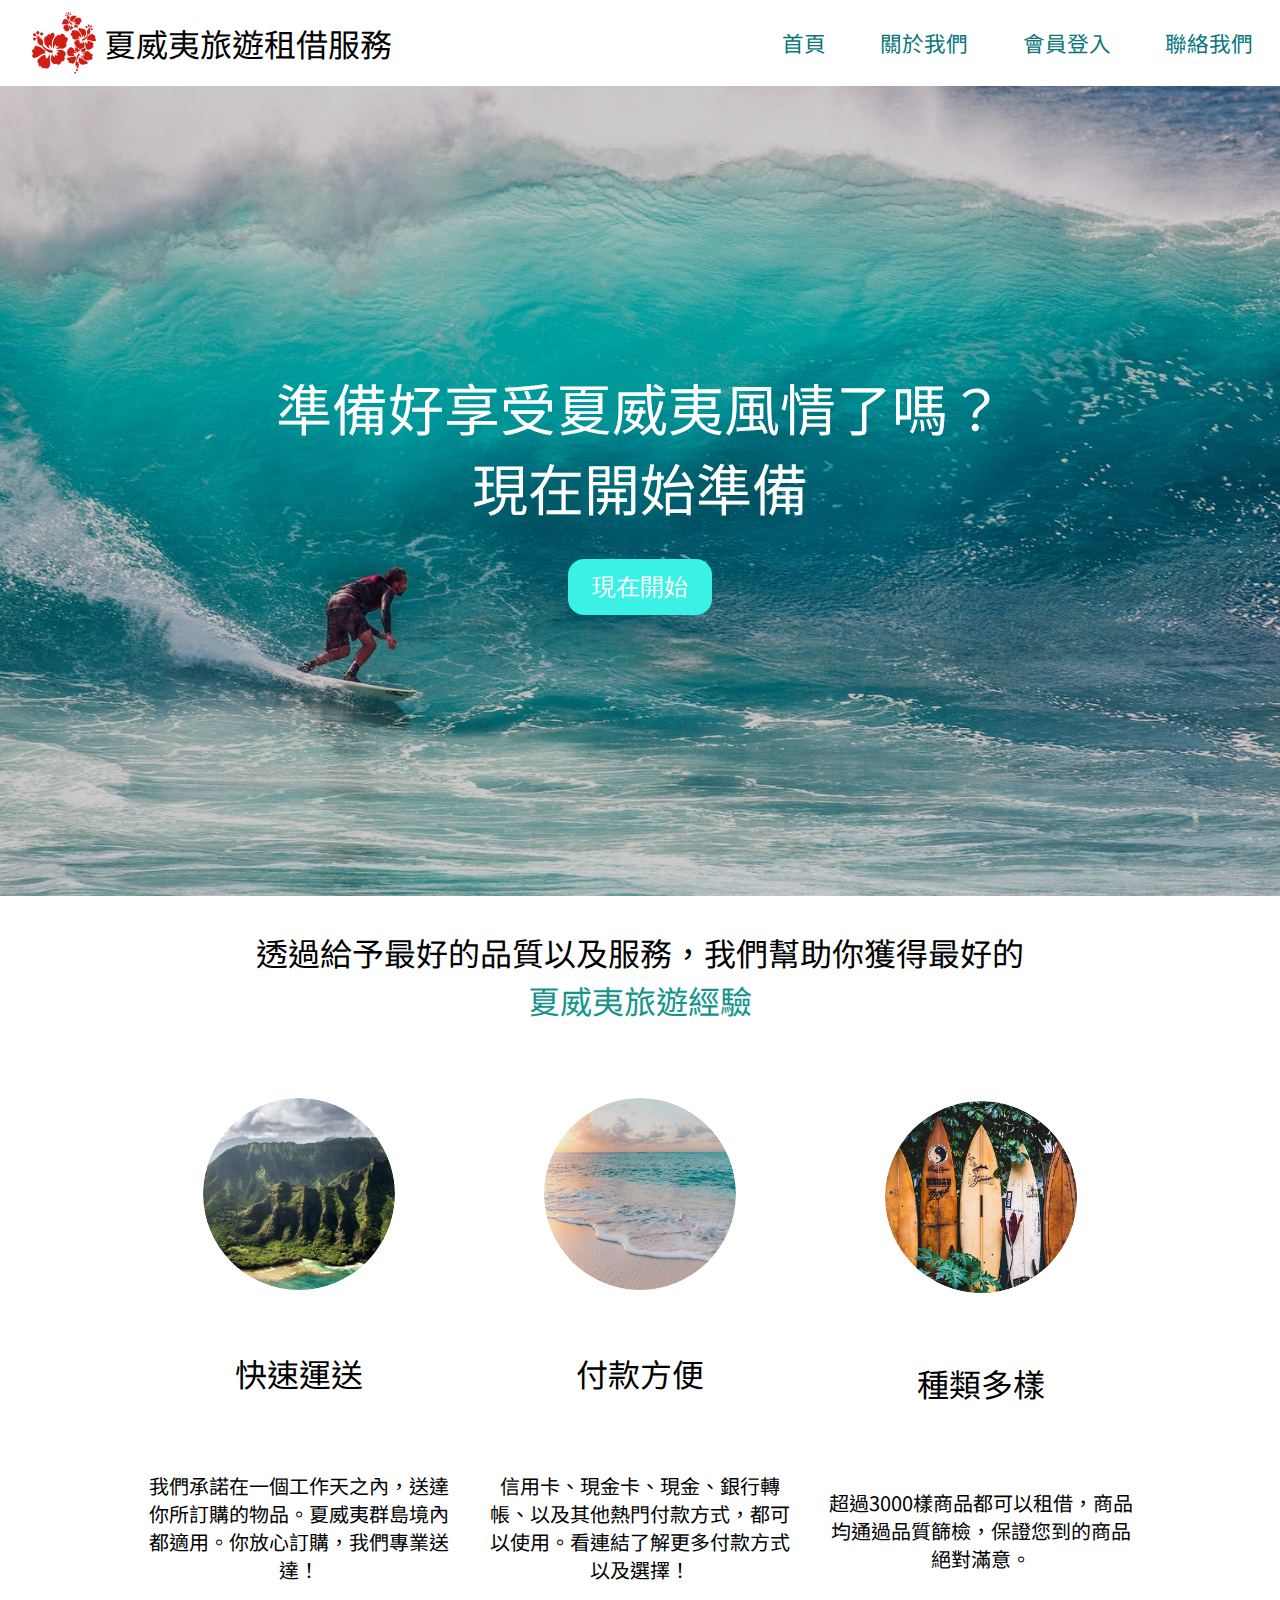
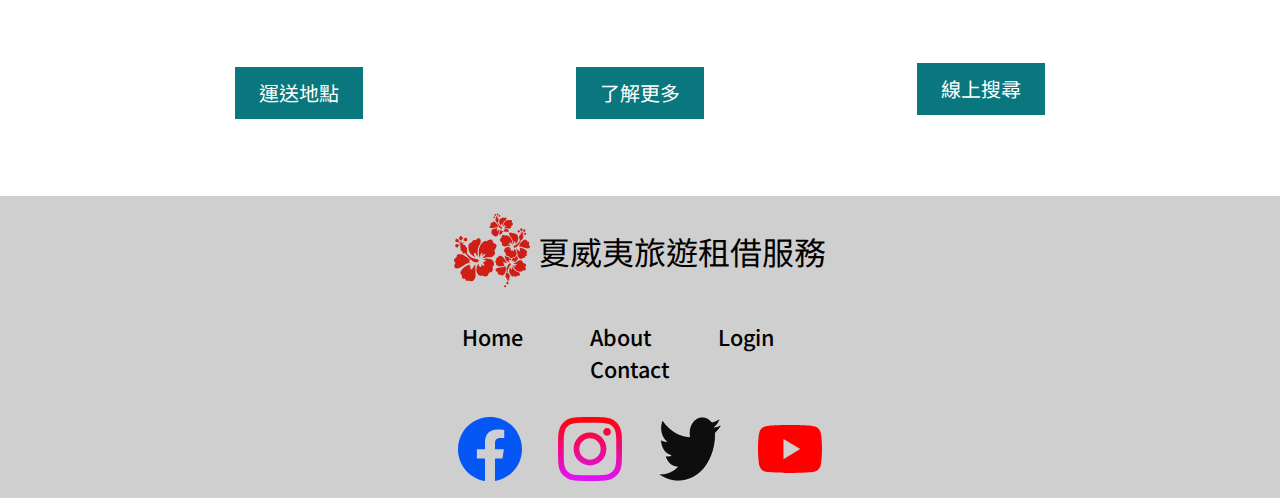
<file: index.html>
<!DOCTYPE html>
<html lang="zh">
<head>
    <meta charset="UTF-8">
    <meta name="viewport" content="width=device-width, initial-scale=1.0">
    <title>夏威夷旅遊租借服務｜夏威夷最方便快速的旅遊出租服務網站</title>

    <!-- meta語法 -->
     <meta name="description" content="我們提供夏威夷旅遊租借服務，例如：衝浪板、車子、帳篷等等。">
     <meta name="robots" content="index, follow">

     <!-- Google font setting -->
     <link rel="preconnect" href="https://fonts.googleapis.com">
     <link rel="preconnect" href="https://fonts.gstatic.com" crossorigin>
     <link href="https://fonts.googleapis.com/css2?family=Noto+Sans+TC:wght@100..900&display=swap" rel="stylesheet">

     <link rel="stylesheet" href="./styles/styles.css">
</head>
<body>
    <main>
        <!-- header -->
        <header>
            <div class="logo">
                <img src="./Icons/black logo.svg" alt="Logo">
                <h1>夏威夷旅遊租借服務</h1>
            </div>

            <nav>
                <ul>
                    <li><a href="./index.html">首頁</a></li>
                    <li><a href="./results/about.html">關於我們</a></li>
                    <li><a href="./results/login.html">會員登入</a></li>
                    <li><a href="./results/contact.html">聯絡我們</a></li>
                </ul>
            </nav>
        </header>

        <div class="container">
            <!-- image part of the first page -->
            <section class="backImage">
                <div class="filter"></div>
                <h3>
                    準備好享受夏威夷風情了嗎？<br>
                    現在開始準備
                </h3>
                <button class="start">現在開始</button>
            </section>

            <!-- second page -->
            <section class="second">
                <h2>
                    透過給予最好的品質以及服務，我們幫助你獲得最好的<br/>
                    <span style="color: #12948c;">夏威夷旅遊經驗</span>
                </h2>

                <section class="cards">
                    <div class="card">
                        <div class="image-container">
                            <img src="./Pictures/braden-jarvis-prSogOoFmkw-unsplash.jpg">
                        </div>
                        <h4>快速運送</h4>
                        <p>
                            我們承諾在一個工作天之內，送達你所訂購的物品。夏威夷群島境內都適用。你放心訂購，我們專業送達！
                        </p>
                        <a href="#">運送地點</a>
                    </div>
                    <div class="card">
                        <div class="image-container">
                            <img src="./Pictures/sean-o-KMn4VEeEPR8-unsplash.jpg">
                        </div>
                        <h4>付款方便</h4>
                        <p>
                            信用卡、現金卡、現金、銀行轉帳、以及其他熱門付款方式，都可以使用。看連結了解更多付款方式以及選擇！
                        </p>
                        <a href="#">了解更多</a>
                    </div>
                    <div class="card">
                        <div class="image-container">
                            <img src="./Pictures/tatonomusic-FFCgotROOTY-unsplash.jpg">
                        </div>
                        <h4>種類多樣</h4>
                        <p>
                            超過3000樣商品都可以租借，商品均通過品質篩檢，保證您到的商品絕對滿意。
                        </p>
                        <a href="#">線上搜尋</a>
                    </div>
                </section>
            </section>
        </div>

        <footer>
            <div class="logo">
                <img src="./Icons/black logo.svg" alt="Logo">
                <h1>夏威夷旅遊租借服務</h1>
            </div>
    
            <nav>
                <ul>
                    <li><a href="./index.html">Home</a></li>
                    <li><a href="./results/about.html">About</a></li>
                    <li><a href="./results/login.html">Login</a></li>
                    <li><a href="./results/contact.html">Contact</a></li>
                </ul>
            </nav>

            <section class="links">
                <a href="#"><img src="./Icons/facebook.svg" alt="facebook"></a>
                <a href="#"><img src="./Icons/instagram.svg" alt="instagram"></a>
                <a href="#"><img src="./Icons/twitter.svg" alt="twitter"></a>
                <a href="#"><img src="./Icons/youtube.svg" alt="/youtube"></a>
            </section>
        </footer>

    </main>
</body>
    <script src="./script.js"></script>
</html>
</file>
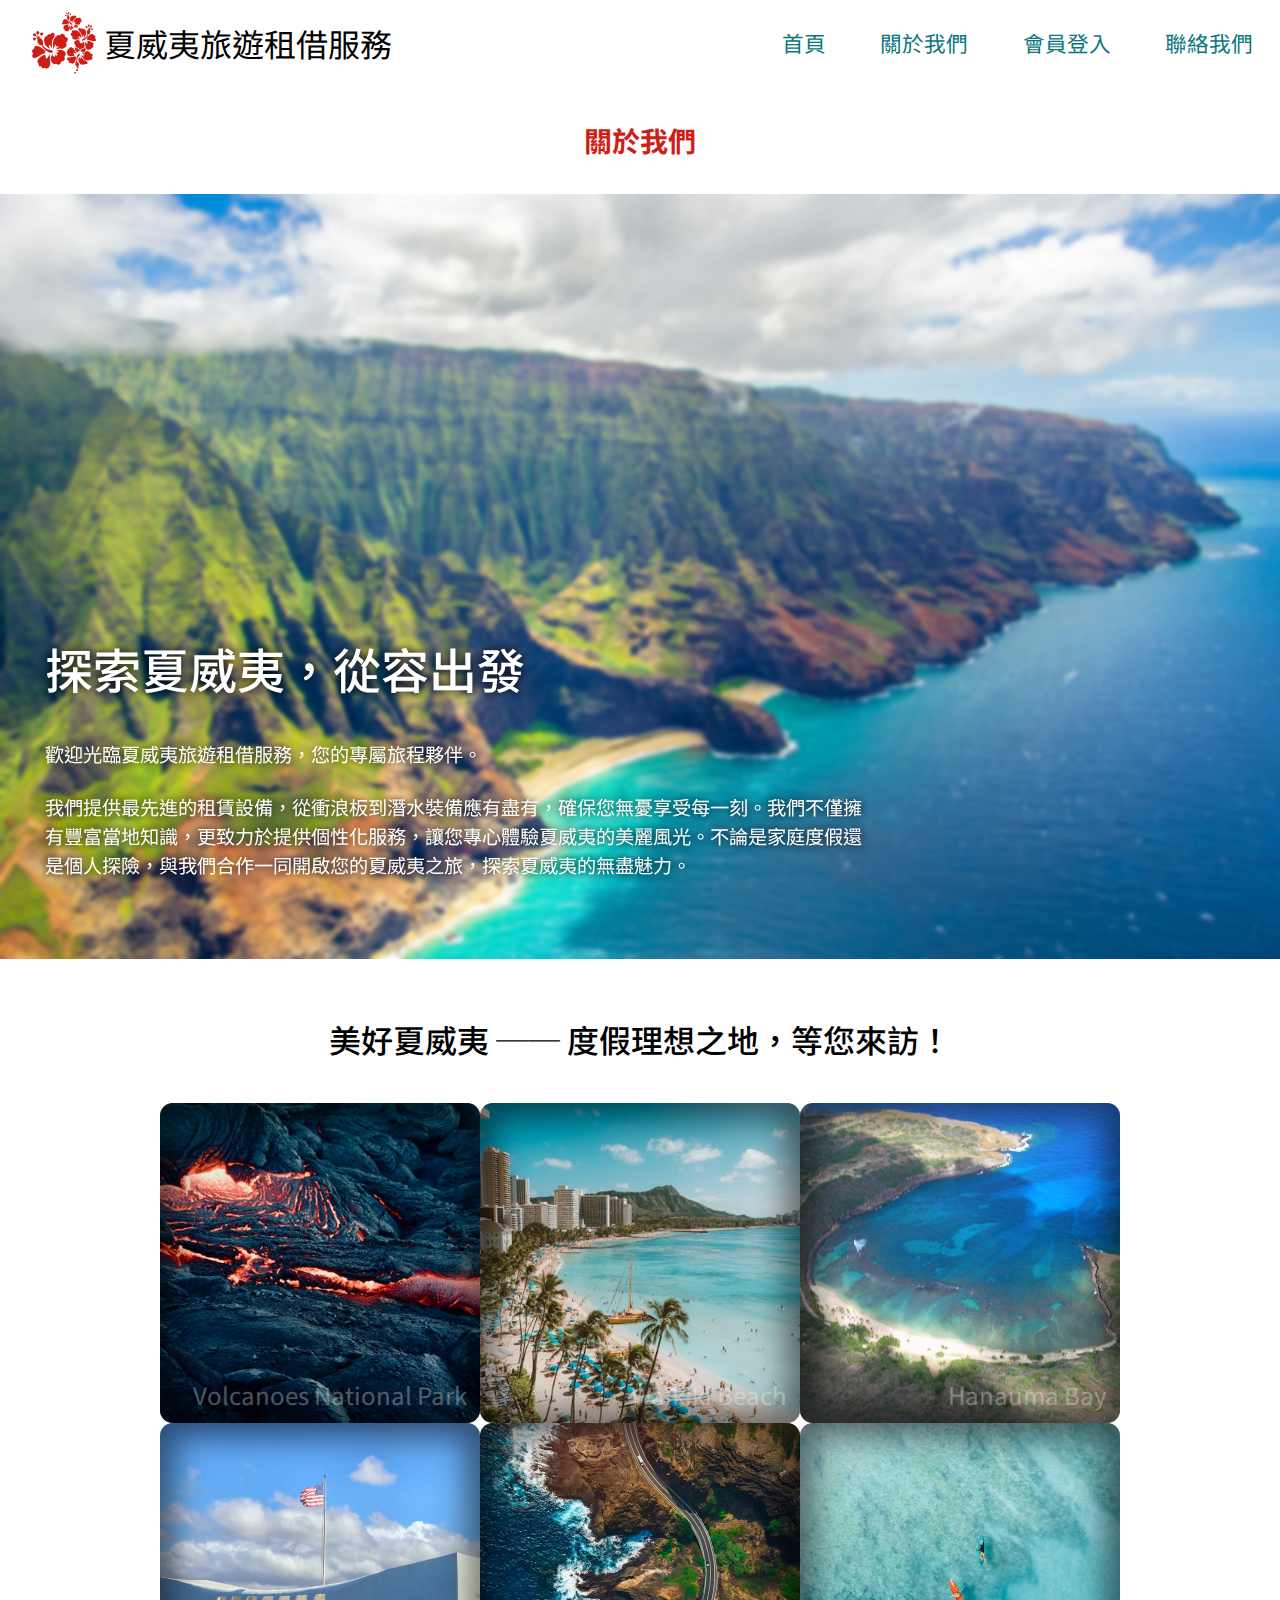
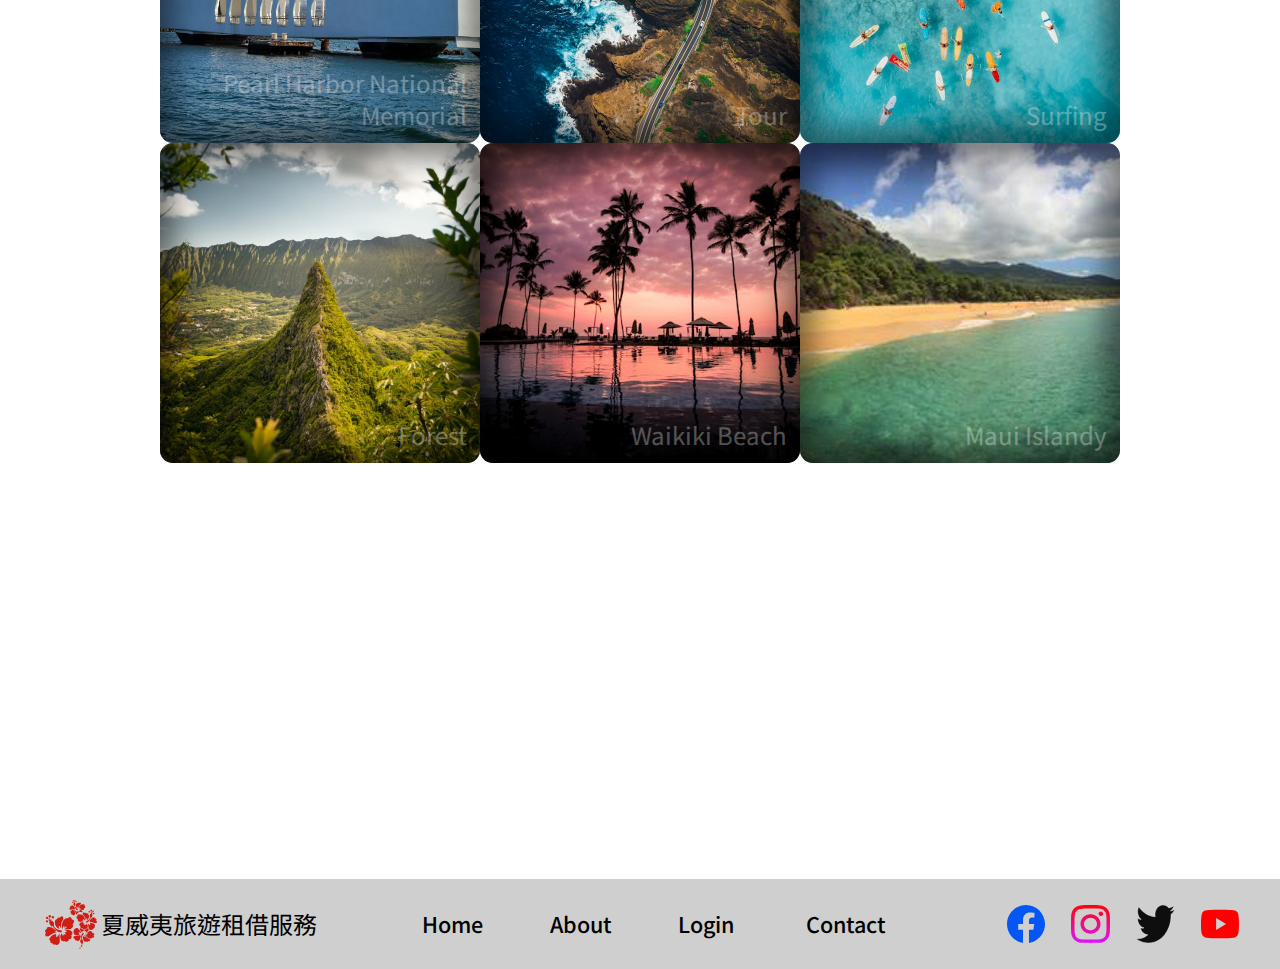
<file: results/about.html>
<!DOCTYPE html>
<html lang="zh">

<head>
    <meta charset="UTF-8">
    <meta name="viewport" content="width=device-width, initial-scale=1.0">
    <title>夏威夷旅遊租借服務｜夏威夷最方便快速的旅遊出租服務網站</title>

    <!-- meta語法 -->
    <meta name="description" content="我們提供夏威夷旅遊租借服務，例如：衝浪板、車子、帳篷等等。">
    <meta name="robots" content="index, follow">

    <!-- Google font setting -->
    <link rel="preconnect" href="https://fonts.googleapis.com">
    <link rel="preconnect" href="https://fonts.gstatic.com" crossorigin>
    <link href="https://fonts.googleapis.com/css2?family=Noto+Sans+TC:wght@100..900&display=swap" rel="stylesheet">

    <link rel="stylesheet" href="../styles/styles01.css">
</head>

<body>
    <main>
        <!-- header -->
        <header>
            <div class="logo">
                <img src="../Icons/black logo.svg" alt="Logo">
                <h1>夏威夷旅遊租借服務</h1>
            </div>

            <nav>
                <ul>
                    <li><a href="../index.html">首頁</a></li>
                    <li><a href="./about.html">關於我們</a></li>
                    <li><a href="./login.html">會員登入</a></li>
                    <li><a href="./contact.html">聯絡我們</a></li>
                </ul>
            </nav>
        </header>

        <div class="container">
            <h2>關於我們</h2>
            <section class="intro">
                <div class="intro_tit">
                    <div class="filter_blur"></div>
                    <div class="text">
                        <h1>探索夏威夷，從容出發</h1>
                        <p>
                            歡迎光臨夏威夷旅遊租借服務，您的專屬旅程夥伴。
                        </p>
                        <p>
                            我們提供最先進的租賃設備，從衝浪板到潛水裝備應有盡有，確保您無憂享受每一刻。我們不僅擁有豐富當地知識，更致力於提供個性化服務，讓您專心體驗夏威夷的美麗風光。不論是家庭度假還是個人探險，與我們合作一同開啟您的夏威夷之旅，探索夏威夷的無盡魅力。
                        </p>
                    </div>
                </div>

                <div class="intro_pic">
                    <h3>美好夏威夷 ── 度假理想之地，等您來訪！</h3>

                    <div class="pics">
                        <div class="inshadow"></div>
                        <img src="../Pictures/pexels-brent-keane-181485-1687530.jpg">
                        <p>Volcanoes National Park</p>
                    </div>
                    <div class="pics">
                        <div class="inshadow"></div>
                        <img src="../Pictures/pexels-jess-vide-4319881.jpg">
                        <p>Waikiki Beach</p>
                    </div>
                    <div class="pics">
                        <div class="inshadow"></div>
                        <img src="../Pictures/Hanauma_Bay.jpg">
                        <p>Hanauma Bay</p>
                    </div>
                    <div class="pics">
                        <div class="inshadow"></div>
                        <img src="../Pictures/img_5649.webp">
                        <p>Pearl Harbor National Memorial</p>
                    </div>
                    <div class="pics">
                        <div class="inshadow"></div>
                        <img src="../Pictures/pexels-lukas-rodriguez-1845331-3427774.jpg">
                        <p>Tour</p>
                    </div>
                    <div class="pics">
                        <div class="inshadow"></div>
                        <img src="../Pictures/pexels-jess-vide-4321188.jpg">
                        <p>Surfing</p>
                    </div>
                    <div class="pics">
                        <div class="inshadow"></div>
                        <img src="../Pictures/pexels-jeremy-bishop-1260133-2397648.jpg">
                        <p>Forest</p>
                    </div>
                    <div class="pics">
                        <div class="inshadow"></div>
                        <img src="../Pictures/pexels-recalmedia-60217.jpg">
                        <p>Waikiki Beach</p>
                    </div>
                    <div class="pics">
                        <div class="inshadow"></div>
                        <img src="../Pictures/OIP.jpg">
                        <p>Maui Islandy</p>
                    </div>
                </div>

                <div class="intro_map">
                    <iframe
                        src="https://www.google.com/maps/embed?pb=!1m18!1m12!1m3!1d3782688.6526254974!2d-159.21338176387687!3d22.2008944416888!2m3!1f0!2f0!3f0!3m2!1i1024!2i768!4f13.1!3m3!1m2!1s0x7bffdb064f79e005%3A0x4b7782d274cc8628!2z576O5ZyL5aSP5aiB5aS3!5e0!3m2!1szh-TW!2stw!4v1720491962677!5m2!1szh-TW!2stw"
                        style="border:0;" allowfullscreen="" loading="lazy"
                        referrerpolicy="no-referrer-when-downgrade"></iframe>
                </div>
            </section>
        </div>

        <footer>
            <div class="logo">
                <img src="../Icons/black logo.svg" alt="Logo">
                <h1>夏威夷旅遊租借服務</h1>
            </div>

            <nav>
                <ul>
                    <li><a href="../index.html">Home</a></li>
                    <li><a href="./about.html">About</a></li>
                    <li><a href="./login.html">Login</a></li>
                    <li><a href="./contact.html">Contact</a></li>
                </ul>
            </nav>

            <section class="links">
                <a href="#"><img src="../Icons/facebook.svg" alt="facebook"></a>
                <a href="#"><img src="../Icons/instagram.svg" alt="instagram"></a>
                <a href="#"><img src="../Icons/twitter.svg" alt="twitter"></a>
                <a href="#"><img src="../Icons/youtube.svg" alt="/youtube"></a>
            </section>
        </footer>
    </main>
</body>
<script src="../script.js"></script>

</html>
</file>
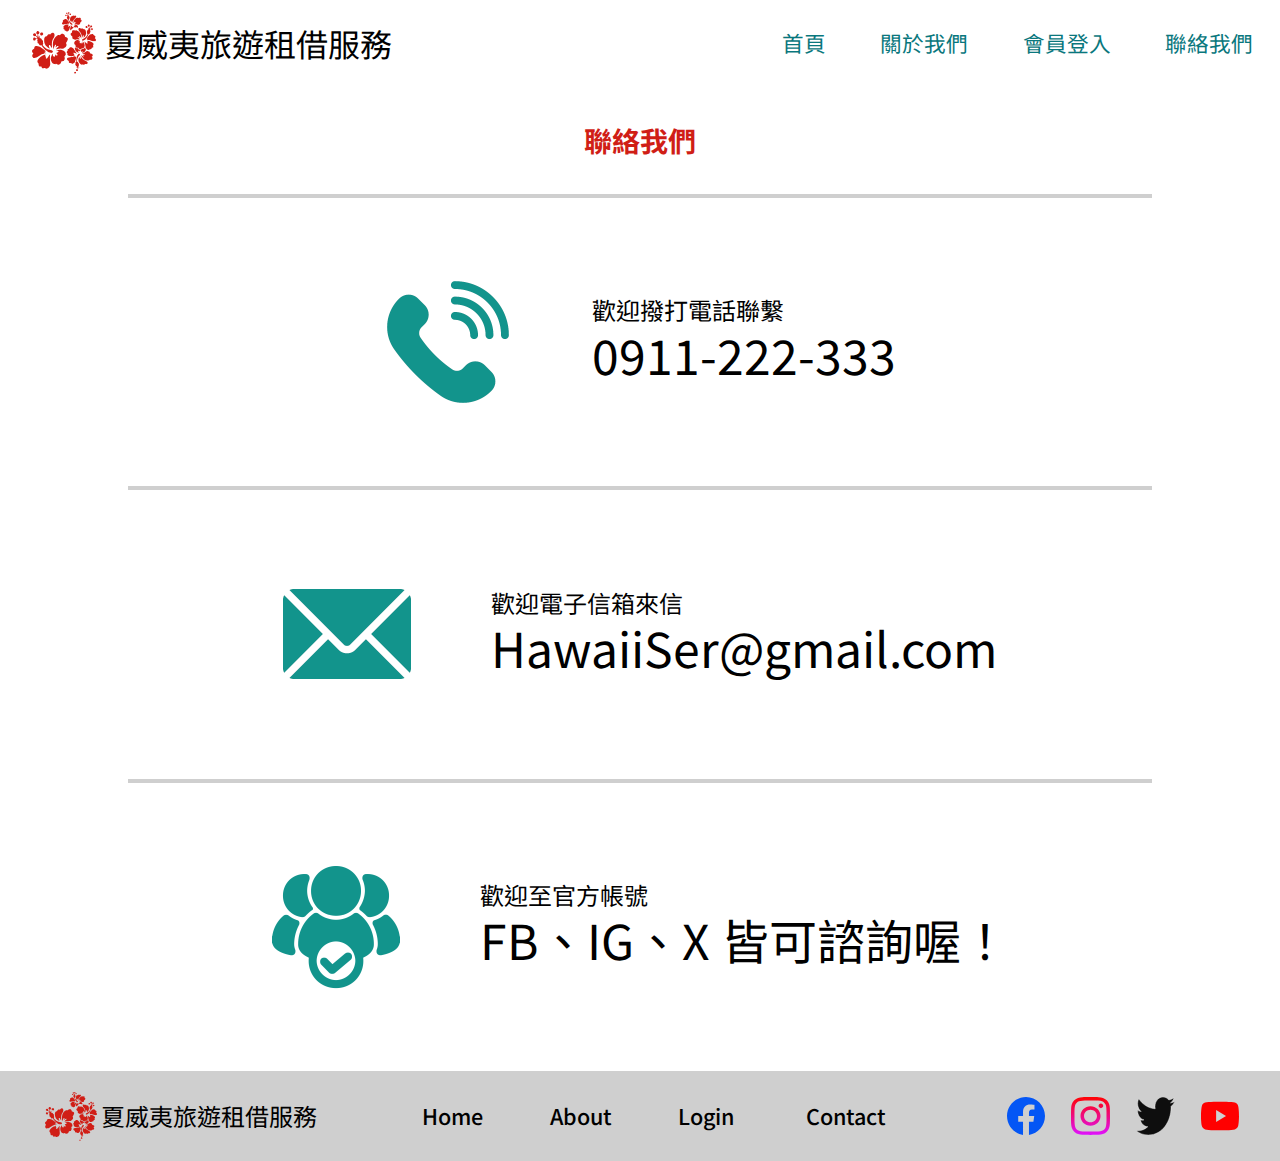
<file: results/contact.html>
<!DOCTYPE html>
<html lang="zh">

<head>
    <meta charset="UTF-8">
    <meta name="viewport" content="width=device-width, initial-scale=1.0">
    <title>夏威夷旅遊租借服務｜夏威夷最方便快速的旅遊出租服務網站</title>

    <!-- meta語法 -->
    <meta name="description" content="我們提供夏威夷旅遊租借服務，例如：衝浪板、車子、帳篷等等。">
    <meta name="robots" content="index, follow">

    <!-- Google font setting -->
    <link rel="preconnect" href="https://fonts.googleapis.com">
    <link rel="preconnect" href="https://fonts.gstatic.com" crossorigin>
    <link href="https://fonts.googleapis.com/css2?family=Noto+Sans+TC:wght@100..900&display=swap" rel="stylesheet">

    <link rel="stylesheet" href="../styles/styles01.css">
</head>

<body>
    <main>
        <!-- header -->
        <header>
            <div class="logo">
                <img src="../Icons/black logo.svg" alt="Logo">
                <h1>夏威夷旅遊租借服務</h1>
            </div>

            <nav>
                <ul>
                    <li><a href="../index.html">首頁</a></li>
                    <li><a href="./about.html">關於我們</a></li>
                    <li><a href="./login.html">會員登入</a></li>
                    <li><a href="./contact.html">聯絡我們</a></li>
                </ul>
            </nav>
        </header>

        <div class="container">
            <h2>聯絡我們</h2>
            <section class="card">
                <img src="../Icons/phone.png">
                <div>
                    <h3>歡迎撥打電話聯繫</h3>
                    <p>0911-222-333</p>
                </div>
            </section>

            <section class="card">
                <a href="mailto:HawaiiSer@gmail.com"><img src="../Icons/email.png"></a>
                <div>
                    <h3>歡迎電子信箱來信</h3>
                    <p>HawaiiSer@gmail.com</p>
                </div>
            </section>

            <section class="card">
                <img src="../Icons/business.png">
                <div>
                    <h3>歡迎至官方帳號</h3>
                    <p>FB、IG、X 皆可諮詢喔！</p>
                </div>
            </section>
        </div>

        <footer>
            <div class="logo">
                <img src="../Icons/black logo.svg" alt="Logo">
                <h1>夏威夷旅遊租借服務</h1>
            </div>

            <nav>
                <ul>
                    <li><a href="../index.html">Home</a></li>
                    <li><a href="./about.html">About</a></li>
                    <li><a href="./login.html">Login</a></li>
                    <li><a href="./contact.html">Contact</a></li>
                </ul>
            </nav>

            <section class="links">
                <a href="#"><img src="../Icons/facebook.svg" alt="facebook"></a>
                <a href="#"><img src="../Icons/instagram.svg" alt="instagram"></a>
                <a href="#"><img src="../Icons/twitter.svg" alt="twitter"></a>
                <a href="#"><img src="../Icons/youtube.svg" alt="/youtube"></a>
            </section>
        </footer>
    </main>
</body>
<script src="../script.js"></script>

</html>
</file>
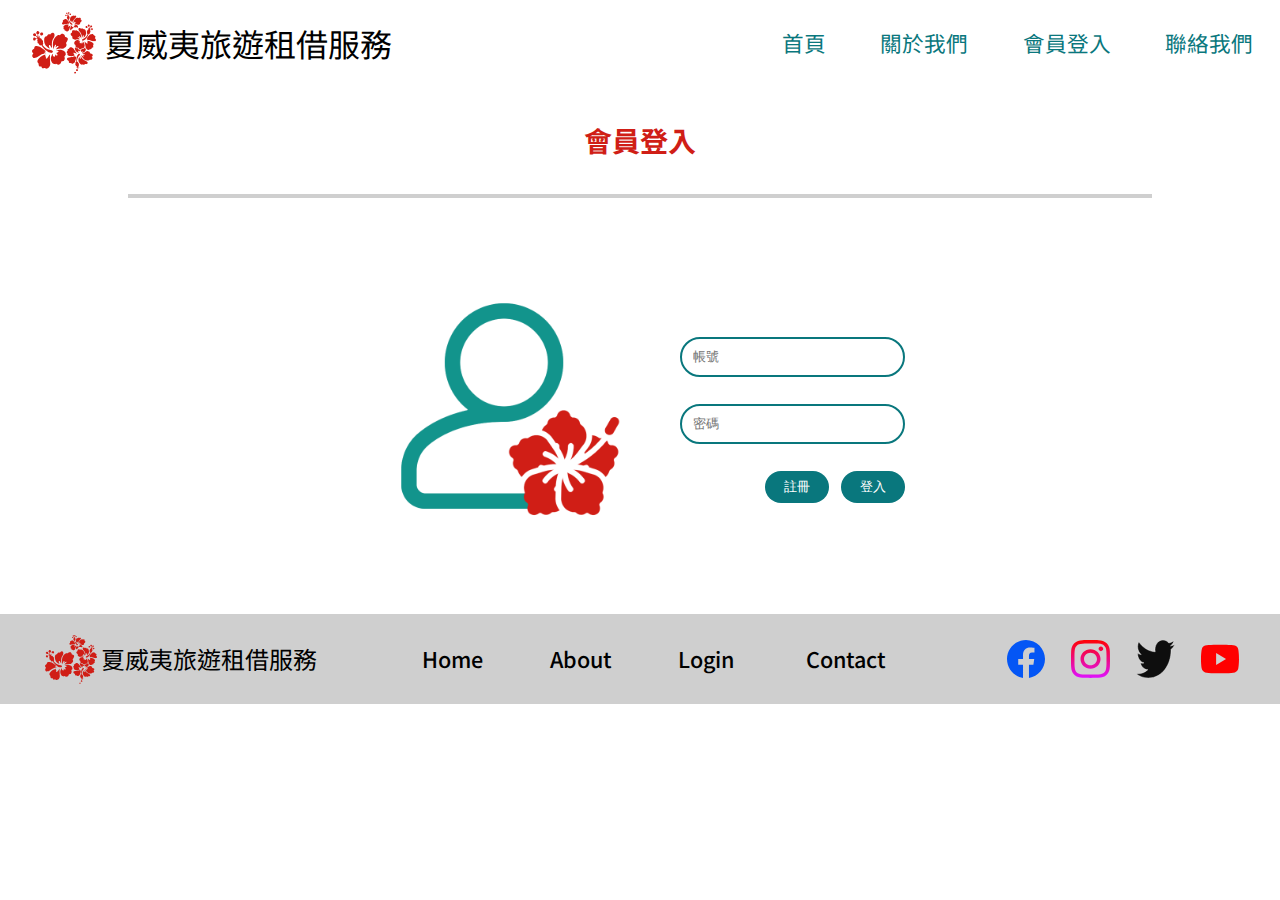
<file: results/login.html>
<!DOCTYPE html>
<html lang="zh">

<head>
    <meta charset="UTF-8">
    <meta name="viewport" content="width=device-width, initial-scale=1.0">
    <title>夏威夷旅遊租借服務｜夏威夷最方便快速的旅遊出租服務網站</title>

    <!-- meta語法 -->
    <meta name="description" content="我們提供夏威夷旅遊租借服務，例如：衝浪板、車子、帳篷等等。">
    <meta name="robots" content="index, follow">

    <!-- Google font setting -->
    <link rel="preconnect" href="https://fonts.googleapis.com">
    <link rel="preconnect" href="https://fonts.gstatic.com" crossorigin>
    <link href="https://fonts.googleapis.com/css2?family=Noto+Sans+TC:wght@100..900&display=swap" rel="stylesheet">

    <link rel="stylesheet" href="../styles/styles01.css">
</head>

<body>
    <main>
        <!-- header -->
        <header>
            <div class="logo">
                <img src="../Icons/black logo.svg" alt="Logo">
                <h1>夏威夷旅遊租借服務</h1>
            </div>

            <nav>
                <ul>
                    <li><a href="../index.html">首頁</a></li>
                    <li><a href="./about.html">關於我們</a></li>
                    <li><a href="./login.html">會員登入</a></li>
                    <li><a href="./contact.html">聯絡我們</a></li>
                </ul>
            </nav>
        </header>

        <div class="container">
            <h2>會員登入</h2>
            <section class="login">
                <img src="../Icons/user.png">
                <form>
                    <input type="text" placeholder="帳號">
                    <input type="text" placeholder="密碼">
                    <div>
                        <button>註冊</button>
                        <button type="submit">登入</button>
                    </div>
                </form>
            </section>
        </div>

        <footer>
            <div class="logo">
                <img src="../Icons/black logo.svg" alt="Logo">
                <h1>夏威夷旅遊租借服務</h1>
            </div>

            <nav>
                <ul>
                    <li><a href="../index.html">Home</a></li>
                    <li><a href="./about.html">About</a></li>
                    <li><a href="./login.html">Login</a></li>
                    <li><a href="./contact.html">Contact</a></li>
                </ul>
            </nav>

            <section class="links">
                <a href="#"><img src="../Icons/facebook.svg" alt="facebook"></a>
                <a href="#"><img src="../Icons/instagram.svg" alt="instagram"></a>
                <a href="#"><img src="../Icons/twitter.svg" alt="twitter"></a>
                <a href="#"><img src="../Icons/youtube.svg" alt="/youtube"></a>
            </section>
        </footer>
    </main>
</body>
<script src="../script.js"></script>

</html>
</file>
<file: styles/styles.css>
@charset "UTF-8";
/* http://meyerweb.com/eric/tools/css/reset/ 
   v2.0 | 20110126
   License: none (public domain)
*/
html, body, div, span, applet, object, iframe,
h1, h2, h3, h4, h5, h6, p, blockquote, pre,
a, abbr, acronym, address, big, cite, code,
del, dfn, em, img, ins, kbd, q, s, samp,
small, strike, strong, sub, sup, tt, var,
b, u, i, center,
dl, dt, dd, ol, ul, li,
fieldset, form, label, legend,
table, caption, tbody, tfoot, thead, tr, th, td,
article, aside, canvas, details, embed,
figure, figcaption, footer, header, hgroup,
menu, nav, output, ruby, section, summary,
time, mark, audio, video {
  margin: 0;
  padding: 0;
  border: 0;
  font-size: 100%;
  font: inherit;
  vertical-align: baseline;
  font-family: "Noto Sans TC", sans-serif;
  font-optical-sizing: auto;
}

/* HTML5 display-role reset for older browsers */
article, aside, details, figcaption, figure, footer,
header, hgroup, menu, nav, section {
  display: block;
}

body {
  line-height: 1;
}

ol, ul {
  list-style: none;
}

blockquote,
q {
  quotes: none;
}

blockquote:before, blockquote:after,
q:before, q:after {
  content: "";
  content: none;
}

table {
  border-collapse: collapse;
  border-spacing: 0;
}

/* 以上為reset語法 */
main header {
  display: flex;
  align-items: center;
  flex-wrap: wrap;
  position: sticky;
  top: 0;
  background-color: #fff;
  z-index: 3;
}
main header div.logo {
  display: flex;
  align-items: center;
  margin: 0.7rem;
  margin-left: 2rem;
  flex: 5 1 400px;
}
main header div.logo img {
  width: 5vw;
  height: 5vw;
}
main header div.logo h1 {
  margin-left: 0.5rem;
  font-size: 2rem;
}
main header nav {
  flex: 2 1 400px;
  margin: 1rem 0;
}
main header nav ul {
  display: flex;
  justify-content: space-around;
}
main header nav ul li a {
  color: #09777d;
  text-decoration: none;
  font-size: 1.35rem;
}
main div.container section.backImage {
  background-image: url(../Pictures/pexels-photo-416676.jpeg);
  width: 100%;
  min-height: 90vh;
  background-size: cover;
  background-position: center;
  position: relative;
  z-index: 0;
  display: flex;
  flex-direction: column;
  justify-content: center;
  align-items: center;
  text-align: center;
}
main div.container section.backImage div.filter {
  background-color: rgba(0, 0, 0, 0.2);
  width: 100%;
  min-height: 90vh;
  position: absolute;
  top: 0;
  z-index: -1;
}
main div.container section.backImage h3 {
  font-size: 3.5rem;
  color: #FFF;
  line-height: 5rem;
}
main div.container section.backImage button.start {
  background-color: #3bf0e5;
  padding: 0.75rem 1.5rem;
  font-size: 1.5rem;
  color: #FFF;
  border: none;
  border-radius: 1rem;
  cursor: pointer;
  margin-top: 2rem;
}
main div.container section.second {
  min-height: 100vh;
  display: flex;
  flex-direction: column;
  align-items: center;
  text-align: center;
}
main div.container section.second h2 {
  font-size: 2rem;
  margin: 2rem 0rem;
  line-height: 3rem;
}
main div.container section.second section.cards {
  display: flex;
  flex-wrap: wrap;
  width: 80%;
  min-height: 80vh;
}
main div.container section.second section.cards div.card {
  display: flex;
  flex-direction: column;
  align-items: center;
  justify-content: space-around;
  padding: 1rem;
  flex: 1 1 300px;
}
main div.container section.second section.cards div.card div.image-container {
  width: 15vw;
  height: 15vw;
  border-radius: 50%;
  overflow: hidden;
}
main div.container section.second section.cards div.card div.image-container img {
  width: 15vw;
  height: 15vw;
  border-radius: 50%;
  transition: all 0.3s;
}
main div.container section.second section.cards div.card div.image-container img:hover {
  transform: scale(1.2);
}
main div.container section.second section.cards div.card h4 {
  font-size: 2rem;
  margin: 1rem 0;
}
main div.container section.second section.cards div.card p {
  font-size: 1.25rem;
  line-height: 1.75rem;
  margin: 1rem 0;
}
main div.container section.second section.cards div.card a {
  text-decoration: none;
  padding: 1rem 1.5rem;
  background-color: #09777d;
  color: #FFF;
  font-size: 1.25rem;
  margin: 1rem 0;
}
main footer {
  display: flex;
  flex-direction: column;
  align-items: center;
  min-height: 25vh;
  justify-content: space-around;
  background-color: rgb(207, 207, 207);
}
main footer div.logo {
  display: flex;
  align-items: center;
  margin: 1rem;
}
main footer div.logo img {
  width: 6vw;
  height: 6vw;
}
main footer div.logo h1 {
  font-size: 2rem;
  margin-left: 0.5rem;
}
main footer nav {
  width: 30%;
  margin: 1rem 0rem;
}
main footer nav ul {
  display: flex;
  justify-content: space-around;
  width: 100%;
  flex-wrap: wrap;
}
main footer nav ul li {
  flex-basis: 100px;
}
main footer nav ul li a {
  color: #000;
  text-decoration: none;
  font-size: 1.35rem;
  font-weight: 500;
  line-height: 2rem;
}
main footer section.links {
  margin: 1rem 0rem;
}
main footer section.links a {
  margin: 0rem 1rem;
}
main footer section.links a img {
  width: 5vw;
  height: 5vw;
}

@media screen and (max-width: 550px) {
  main header div.logo {
    margin-left: 1rem;
  }
  main header div.logo img {
    width: 15vw;
    height: 15vw;
  }
  main header nav {
    margin: 0.5rem 0 1rem 0;
  }
  main header nav ul li a {
    color: #09777d;
    text-decoration: none;
    font-size: 1.35rem;
  }
  main div.container section.second section.cards div.card div.image-container {
    width: 30vw;
    height: 30vw;
    border-radius: 50%;
    overflow: hidden;
  }
  main div.container section.second section.cards div.card div.image-container img {
    width: 30vw;
    height: 30vw;
    border-radius: 50%;
    transition: all 0.3s;
  }
  main div.container section.second section.cards div.card div.image-container img:hover {
    transform: scale(1.2);
  }
  main footer div.logo img {
    width: 10vw;
    height: 10vw;
  }
  main footer section.links {
    margin-top: 1rem;
  }
  main footer section.links a img {
    width: 10vw;
    height: 10vw;
  }
}
@media screen and (max-width: 700px) {
  main div.container section.backImage h3 {
    margin: 0rem 1rem;
    font-size: 2.5rem;
    color: #FFF;
    line-height: 3.5rem;
  }
  main div.container section.backImage button.start {
    margin-top: 1rem;
  }
  main div.container section.second section.cards div.card img {
    width: 40vw;
    height: 40vw;
  }
}
/* scrollbar */
/* width */
::-webkit-scrollbar {
  width: 12px;
}

/* Track */
::-webkit-scrollbar-track {
  background: #f1f1f1;
}

/* Handle */
::-webkit-scrollbar-thumb {
  background: #09777d;
}

/* Handle on hover */
::-webkit-scrollbar-thumb:hover {
  background: #888;
}/*# sourceMappingURL=styles.css.map */
</file>
<file: styles/styles01.css>
@charset "UTF-8";
/* http://meyerweb.com/eric/tools/css/reset/ 
   v2.0 | 20110126
   License: none (public domain)
*/
html, body, div, span, applet, object, iframe,
h1, h2, h3, h4, h5, h6, p, blockquote, pre,
a, abbr, acronym, address, big, cite, code,
del, dfn, em, img, ins, kbd, q, s, samp,
small, strike, strong, sub, sup, tt, var,
b, u, i, center,
dl, dt, dd, ol, ul, li,
fieldset, form, label, legend,
table, caption, tbody, tfoot, thead, tr, th, td,
article, aside, canvas, details, embed,
figure, figcaption, footer, header, hgroup,
menu, nav, output, ruby, section, summary,
time, mark, audio, video {
  margin: 0;
  padding: 0;
  border: 0;
  font-size: 100%;
  font: inherit;
  vertical-align: baseline;
  font-family: "Noto Sans TC", sans-serif;
  font-optical-sizing: auto;
}

/* HTML5 display-role reset for older browsers */
article, aside, details, figcaption, figure, footer,
header, hgroup, menu, nav, section {
  display: block;
}

body {
  line-height: 1;
}

ol, ul {
  list-style: none;
}

blockquote,
q {
  quotes: none;
}

blockquote:before, blockquote:after,
q:before, q:after {
  content: "";
  content: none;
}

table {
  border-collapse: collapse;
  border-spacing: 0;
}

/* 以上為reset語法 */
main header {
  display: flex;
  align-items: center;
  flex-wrap: wrap;
  position: sticky;
  top: 0;
  background-color: #fff;
  z-index: 3;
}
main header div.logo {
  display: flex;
  align-items: center;
  margin: 0.7rem;
  margin-left: 2rem;
  flex: 5 1 400px;
}
main header div.logo img {
  width: 5vw;
  height: 5vw;
}
main header div.logo h1 {
  margin-left: 0.5rem;
  font-size: 2rem;
}
main header nav {
  flex: 2 1 400px;
  margin: 1rem 0;
}
main header nav ul {
  display: flex;
  justify-content: space-around;
}
main header nav ul li a {
  color: #09777d;
  text-decoration: none;
  font-size: 1.35rem;
}
main div.container h2 {
  text-align: center;
  font-size: 1.75rem;
  font-weight: bold;
  color: #d01e16;
  margin: 2.5rem 0;
}
main div.container section.intro div.intro_tit {
  background-image: url(../Pictures/pexels-troy-squillaci-1303476-2521619.jpg);
  width: 100%;
  min-height: 85vh;
  background-size: cover;
  background-position: center;
  position: relative;
  z-index: 0;
}
main div.container section.intro div.intro_tit div.filter_blur {
  -webkit-backdrop-filter: blur(2px);
          backdrop-filter: blur(2px);
  width: 100%;
  min-height: 85vh;
  position: absolute;
  top: 0;
  z-index: -1;
}
main div.container section.intro div.intro_tit div.text {
  position: absolute;
  top: 50vh;
  left: 5vh;
  color: #fff;
  text-shadow: 0 0 10px #000;
}
main div.container section.intro div.intro_tit div.text h1 {
  font-size: 3rem;
  font-weight: 500;
  margin-bottom: 3rem;
}
main div.container section.intro div.intro_tit div.text p {
  margin: 1.5rem 0rem;
  font-size: 1.2rem;
  line-height: 1.8rem;
  width: 65vw;
}
main div.container section.intro div.intro_pic {
  width: 75vw;
  margin: 0 auto;
  margin-top: 4rem;
  display: flex;
  flex-wrap: wrap;
}
main div.container section.intro div.intro_pic h3 {
  width: 100vw;
  text-align: center;
  font-size: 2rem;
  font-weight: 500;
  margin-bottom: 3rem;
}
main div.container section.intro div.intro_pic div.pics {
  position: relative;
  overflow: hidden;
  border-radius: 1vw;
}
main div.container section.intro div.intro_pic div.pics div.inshadow {
  width: 100%;
  height: 100%;
  box-shadow: 0 0 30px 15px rgba(0, 0, 0, 0.5) inset;
  position: absolute;
}
main div.container section.intro div.intro_pic div.pics img {
  width: 25vw;
  height: 25vw;
  -o-object-fit: cover;
     object-fit: cover;
  -o-object-position: center;
     object-position: center;
  display: block;
  transition: all 0.5s;
}
main div.container section.intro div.intro_pic div.pics p {
  text-align: right;
  position: absolute;
  bottom: 1vw;
  right: 1vw;
  color: #fff;
  font-size: 1.5rem;
  opacity: 0.3;
  line-height: 2rem;
  transition: all 0.5s;
}
main div.container section.intro div.intro_pic div.pics:hover p {
  opacity: 1;
}
main div.container section.intro div.intro_pic div.pics:hover img {
  transform: scale(1.2);
}
main div.container section.intro div.intro_map {
  width: 75vw;
  height: 25vw;
  margin: 3rem auto;
}
main div.container section.intro div.intro_map iframe {
  border-radius: 1vw;
  width: 100%;
  height: 100%;
}
main div.container section.login {
  width: 80%;
  border-top: 4px solid rgb(207, 207, 207);
  margin: 0 auto;
  padding: 5rem 0rem;
  box-sizing: border-box;
  display: flex;
  justify-content: center;
  align-items: center;
}
main div.container section.login img {
  max-width: 20vw;
}
main div.container section.login form {
  display: flex;
  flex-direction: column;
  margin-left: 3rem;
}
main div.container section.login form input {
  height: 2.5rem;
  width: 25vh;
  border-radius: 1.7rem;
  border: 2px solid #09777d;
  padding: 0rem 0.7rem;
  box-sizing: border-box;
  margin-top: 3vh;
}
main div.container section.login form input:focus {
  outline: none;
  border: 3px solid #d01e16;
}
main div.container section.login form div {
  margin-top: 3vh;
  display: flex;
  flex-direction: row;
  justify-content: right;
}
main div.container section.login form div button {
  color: #fff;
  height: 2rem;
  width: 4rem;
  box-sizing: border-box;
  background-color: #09777d;
  border-style: none;
  border-radius: 1rem;
  margin-left: 0.7rem;
  cursor: pointer;
}
main div.container section.card {
  width: 80%;
  border-top: 4px solid rgb(207, 207, 207);
  margin: 0 auto;
  display: flex;
  justify-content: center;
  align-items: center;
  padding: 5rem 0rem;
  box-sizing: border-box;
}
main div.container section.card img {
  width: 10vw;
}
main div.container section.card div {
  margin-left: 5rem;
}
main div.container section.card div h3 {
  font-size: 1.5rem;
}
main div.container section.card div p {
  font-size: 3rem;
  line-height: 4rem;
  word-break: break-all;
}
main footer {
  display: flex;
  flex-direction: row;
  align-items: center;
  min-height: 10vh;
  justify-content: space-around;
  background-color: rgb(207, 207, 207);
}
main footer div.logo {
  display: flex;
  align-items: center;
  margin: 1rem;
}
main footer div.logo img {
  width: 4vw;
  height: 4vw;
}
main footer div.logo h1 {
  font-size: 1.5rem;
  margin-left: 0.3rem;
}
main footer nav {
  width: 40%;
  margin: 1rem;
}
main footer nav ul {
  display: flex;
  justify-content: space-around;
  width: 100%;
  flex-wrap: wrap;
}
main footer nav ul li {
  flex-basis: 100px;
}
main footer nav ul li a {
  color: #000;
  text-decoration: none;
  font-size: 1.35rem;
  font-weight: 500;
  line-height: 2rem;
}
main footer section.links {
  margin: 1rem 0rem;
}
main footer section.links a {
  margin: 0rem 0.7rem;
}
main footer section.links a img {
  width: 3vw;
  height: 3vw;
}

@media screen and (max-width: 1024px) {
  main div.container section.intro div.intro_tit div.text {
    position: static;
    text-align: center;
    width: 80%;
    margin: 0 auto;
    padding-top: 15rem;
  }
  main div.container section.intro div.intro_tit div.text h1 {
    line-height: 3.5rem;
  }
  main div.container section.intro div.intro_tit div.text p {
    margin: 0 auto;
    margin: 1.5rem 0rem;
    line-height: 1.8rem;
    width: 100%;
  }
  main div.container section.intro div.intro_pic {
    width: 90vw;
  }
  main div.container section.intro div.intro_pic div.pics p {
    position: absolute;
    bottom: 1vw;
    right: 1vw;
    font-size: 1.2rem;
  }
  main div.container section.intro div.intro_pic div.pics img {
    width: 30vw;
    height: 30vw;
  }
  main div.container section.intro div.intro_map {
    width: 90vw;
    height: 30vw;
  }
  main div.container section.login {
    padding: 3rem 0rem;
    box-sizing: border-box;
    display: flex;
    flex-direction: column;
  }
  main div.container section.login img {
    max-width: 30vw;
  }
  main div.container section.login form {
    display: flex;
    flex-direction: column;
    margin-left: 0rem;
  }
  main div.container section.login form input {
    height: 2.5rem;
    width: 30vw;
    margin-top: 2vw;
  }
  main div.container section.login form div {
    margin-top: 3vw;
    display: flex;
    flex-direction: row;
    justify-content: center;
  }
  main div.container section.card img {
    width: 20vw;
  }
  main footer {
    flex-direction: column;
    min-height: 25vh;
  }
  main footer div.logo img {
    width: 6vw;
    height: 6vw;
  }
  main footer div.logo h1 {
    font-size: 2rem;
  }
  main footer section.links {
    margin-top: 1rem;
  }
  main footer section.links a img {
    width: 5vw;
    height: 5vw;
  }
}
@media screen and (max-width: 550px) {
  main header div.logo {
    margin-left: 1rem;
  }
  main header div.logo img {
    width: 15vw;
    height: 15vw;
  }
  main header nav {
    margin: 0.5rem 0 1rem 0;
  }
  main header nav ul li a {
    color: #09777d;
    text-decoration: none;
    font-size: 1.35rem;
  }
  main div.container section.intro div.intro_tit div.text {
    position: static;
    text-align: center;
    width: 80%;
    margin: 0 auto;
    padding-top: 8rem;
  }
  main div.container section.intro div.intro_tit div.text h1 {
    line-height: 3.5rem;
  }
  main div.container section.intro div.intro_tit div.text p {
    margin: 0 auto;
    margin: 1.5rem 0rem;
    line-height: 1.8rem;
    width: 100%;
  }
  main div.container section.intro div.intro_pic {
    width: 90vw;
    margin: 3rem auto;
  }
  main div.container section.intro div.intro_pic h3 {
    line-height: 3rem;
  }
  main div.container section.intro div.intro_pic div.pics {
    position: relative;
    border-radius: 5vw;
  }
  main div.container section.intro div.intro_pic div.pics img {
    width: 90vw;
    height: 45vw;
  }
  main div.container section.intro div.intro_pic div.pics p {
    position: absolute;
    bottom: 2vw;
    right: 2vw;
    font-size: 1.5rem;
  }
  main div.container section.intro div.intro_map {
    width: 90vw;
    height: 60vw;
  }
  main div.container section.intro div.intro_map iframe {
    border-radius: 2vw;
  }
  main div.container section.login {
    padding: 3rem 0rem;
    box-sizing: border-box;
    display: flex;
    flex-direction: column;
  }
  main div.container section.login img {
    max-width: 40vw;
  }
  main div.container section.login form {
    display: flex;
    flex-direction: column;
    margin-left: 0rem;
  }
  main div.container section.login form input {
    height: 2.3rem;
    width: 50vw;
    margin-top: 2vh;
  }
  main div.container section.login form div {
    margin-top: 3vh;
    display: flex;
    flex-direction: row;
    justify-content: center;
  }
  main div.container section.card {
    display: flex;
    flex-direction: column;
    padding: 5rem 0rem;
    box-sizing: border-box;
  }
  main div.container section.card img {
    width: 25vw;
    margin-bottom: 1rem;
  }
  main div.container section.card div {
    text-align: center;
    margin-left: 0rem;
  }
  main div.container section.card div h3 {
    font-size: 1.5rem;
  }
  main div.container section.card div p {
    font-size: 1.75rem;
    line-height: 3rem;
  }
  main footer {
    flex-direction: column;
    min-height: 25vh;
  }
  main footer div.logo img {
    width: 10vw;
    height: 10vw;
  }
  main footer div.logo h1 {
    font-size: 2rem;
  }
  main footer section.links {
    margin-top: 1rem;
  }
  main footer section.links a img {
    width: 10vw;
    height: 10vw;
  }
}
/* scrollbar */
/* width */
::-webkit-scrollbar {
  width: 12px;
}

/* Track */
::-webkit-scrollbar-track {
  background: #f1f1f1;
}

/* Handle */
::-webkit-scrollbar-thumb {
  background: #09777d;
}

/* Handle on hover */
::-webkit-scrollbar-thumb:hover {
  background: #888;
}/*# sourceMappingURL=styles01.css.map */
</file>
